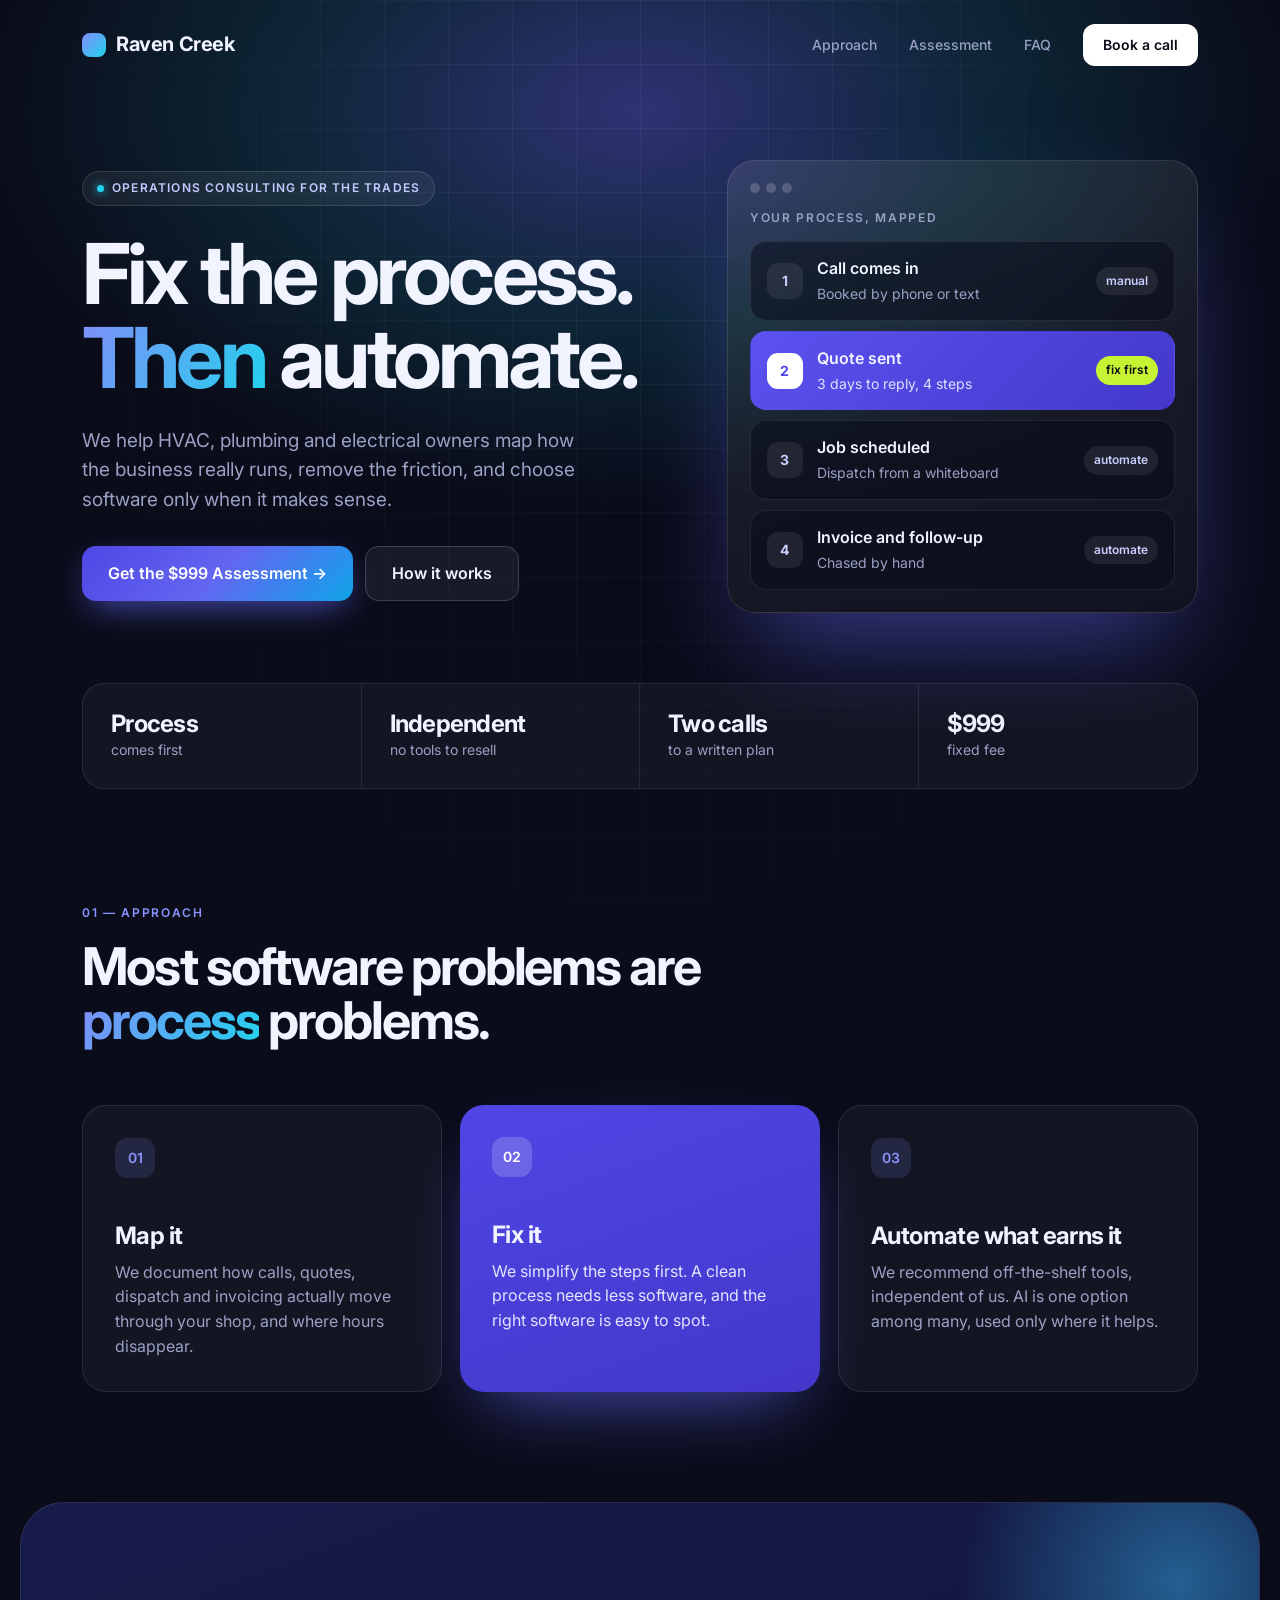
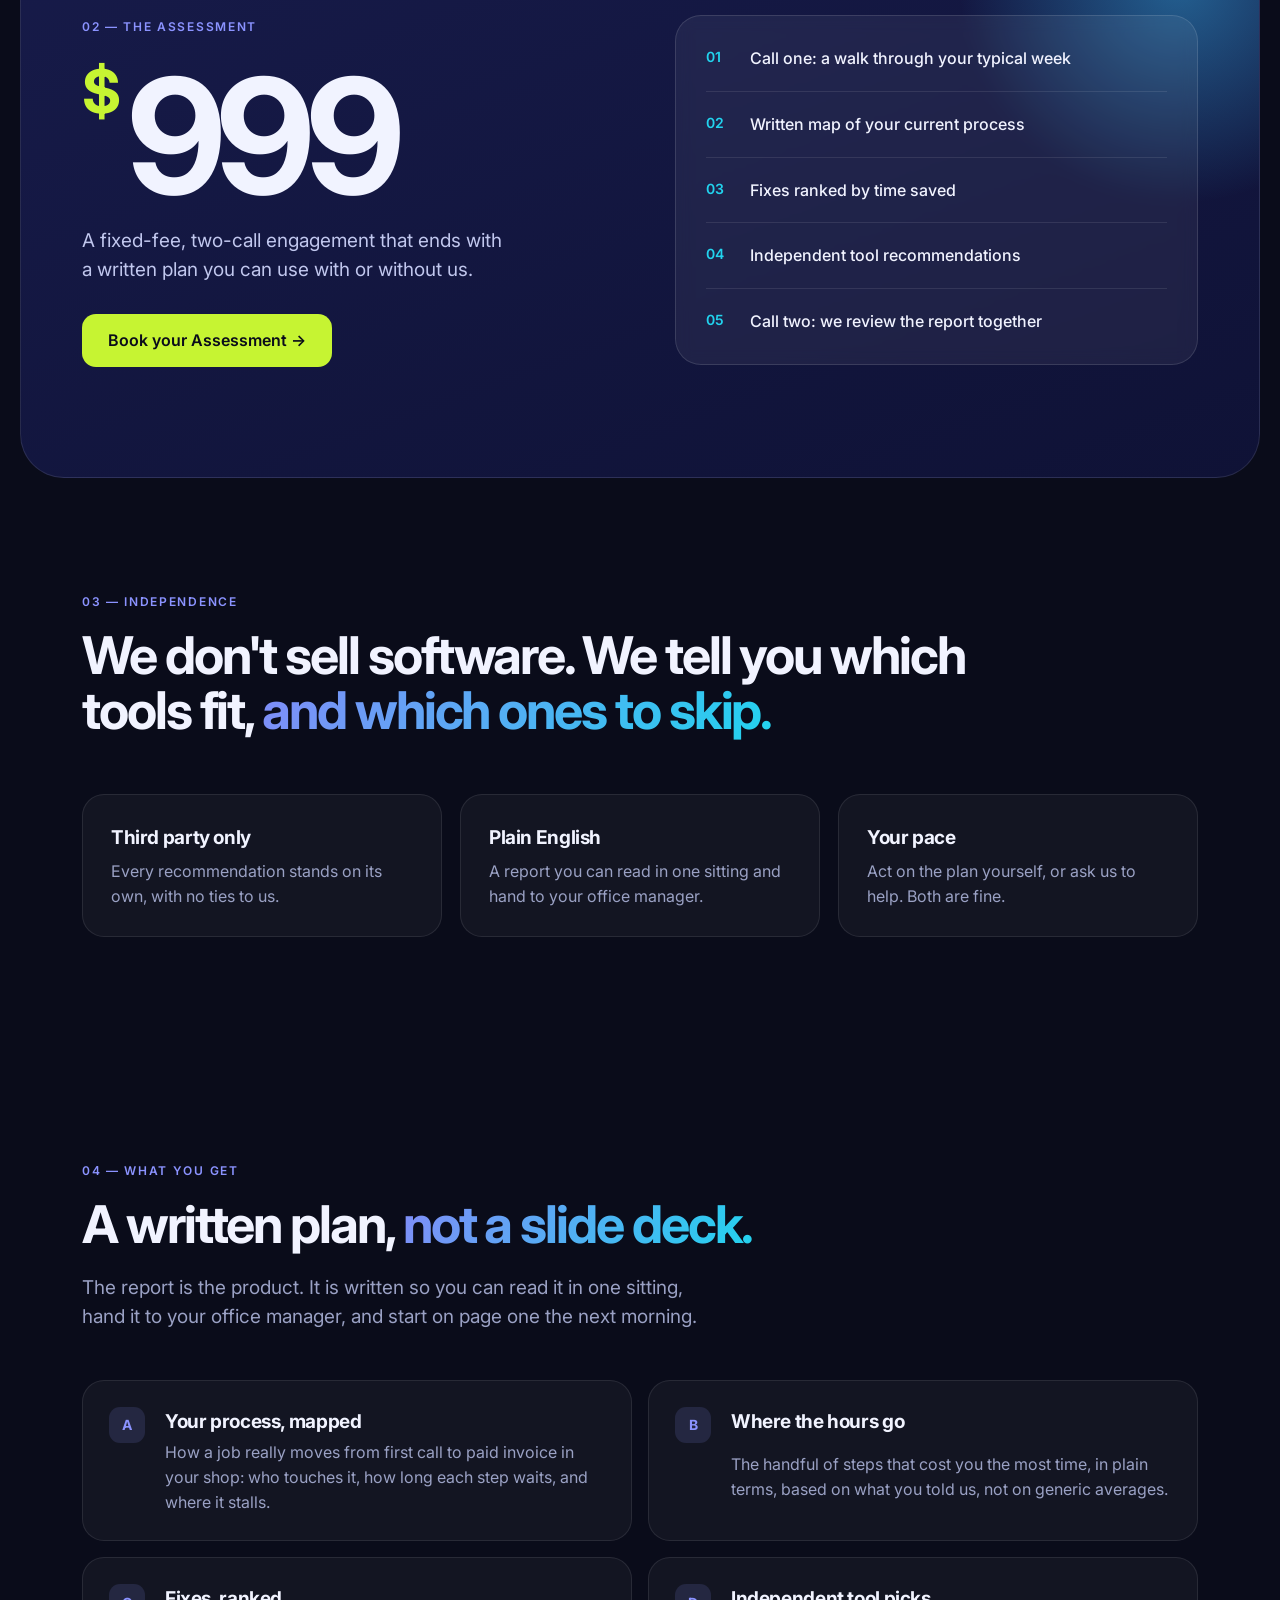
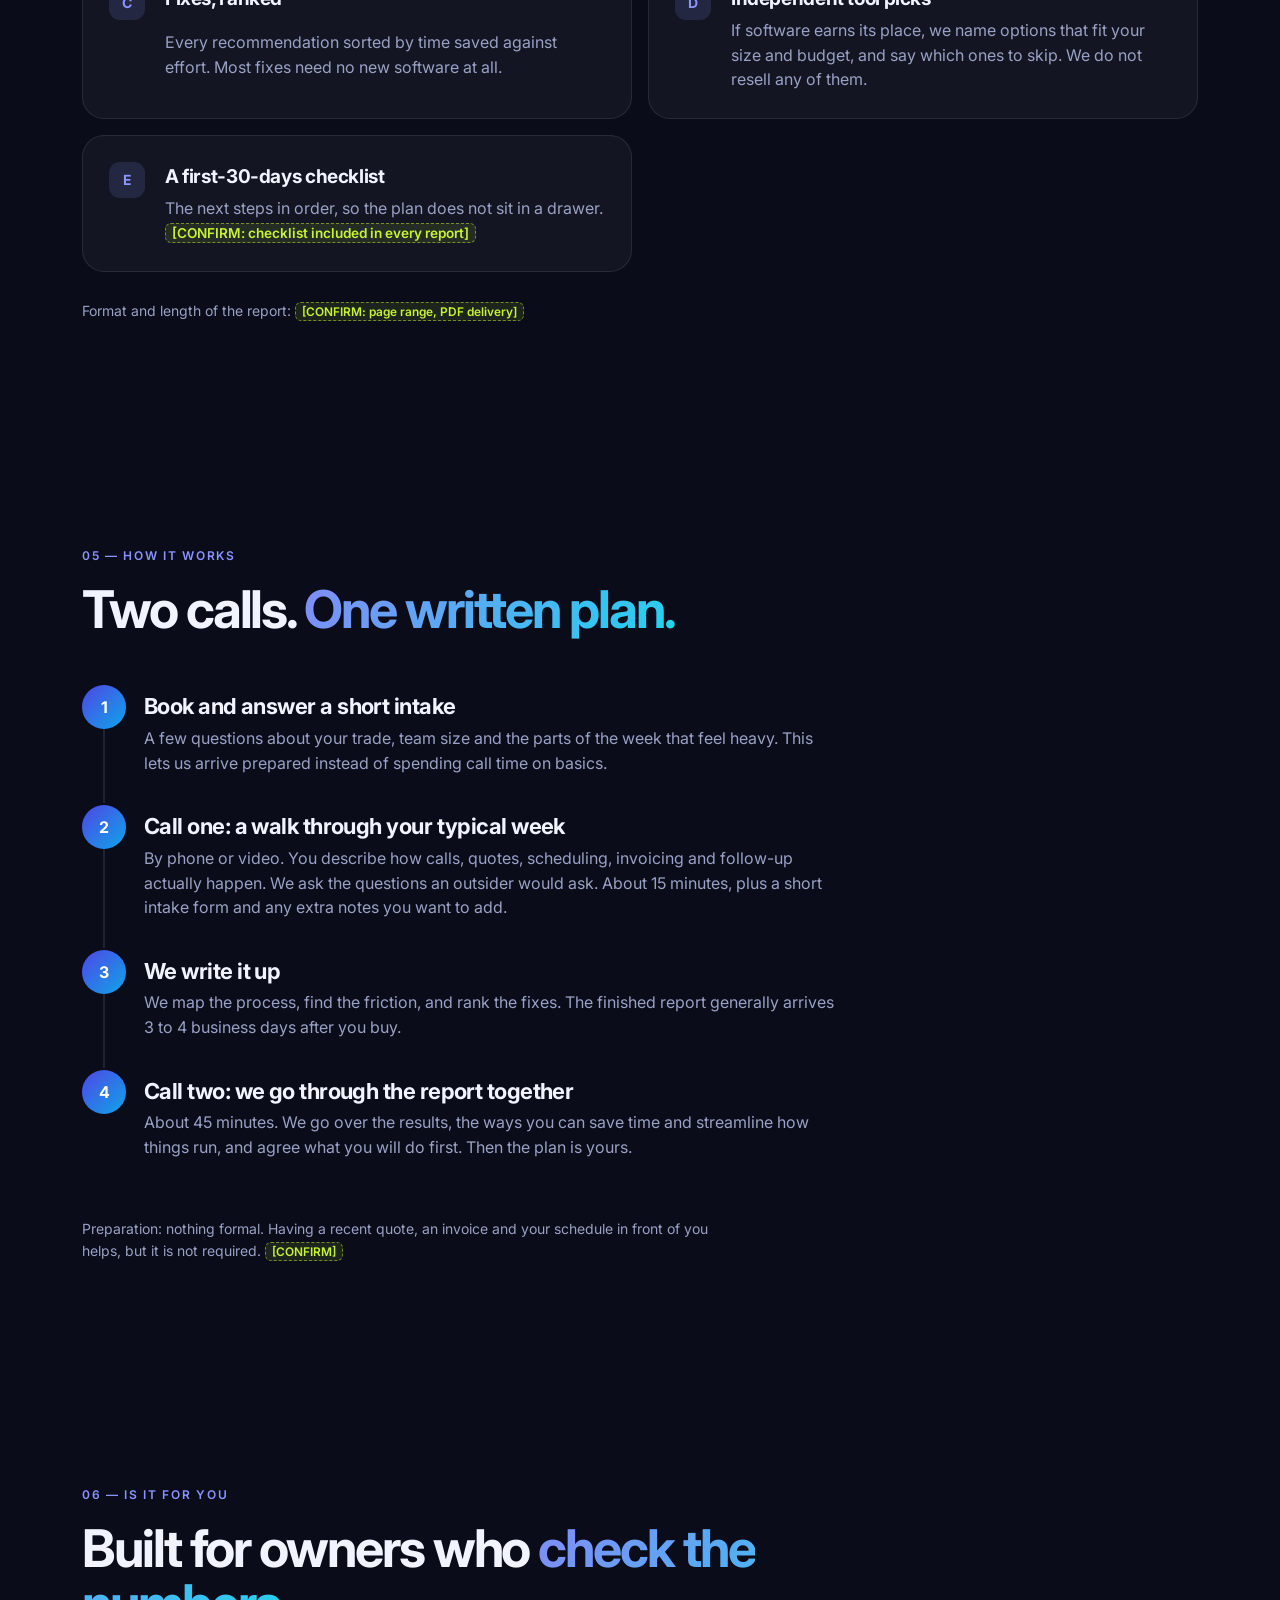
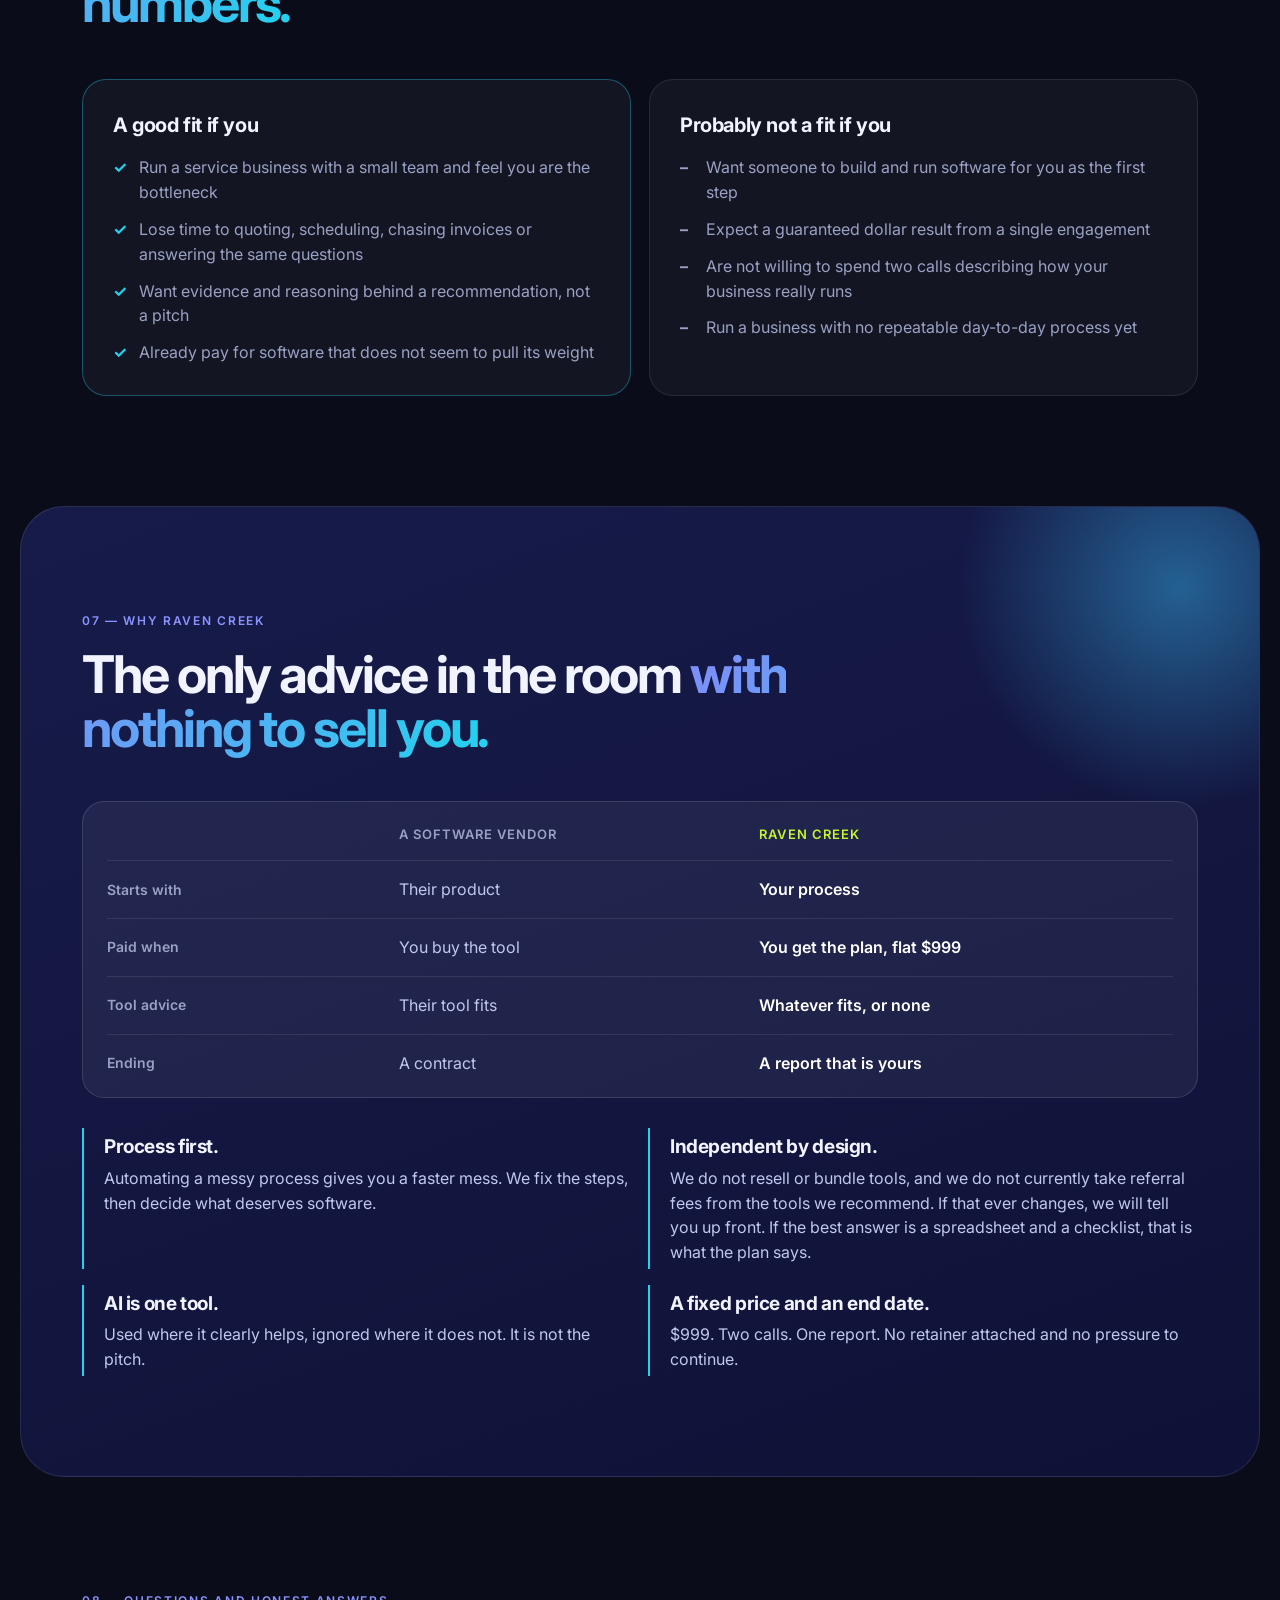
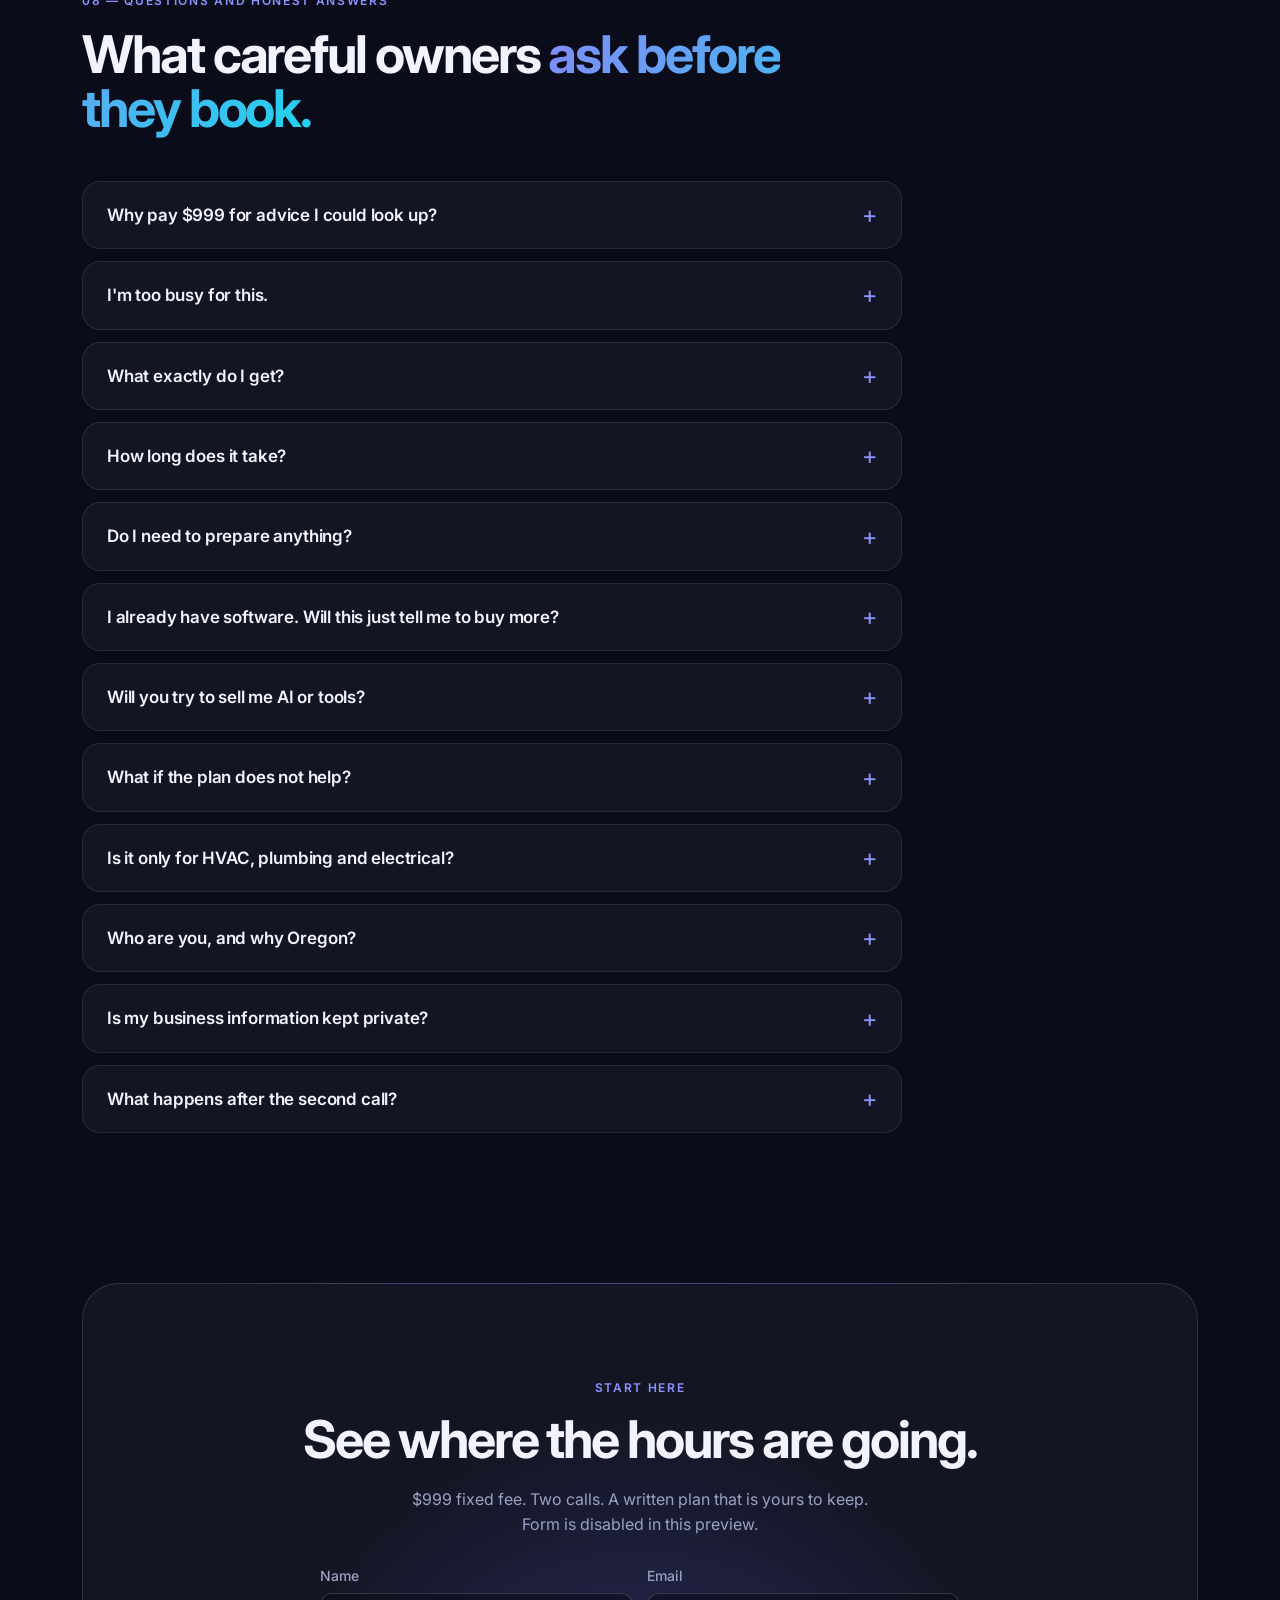
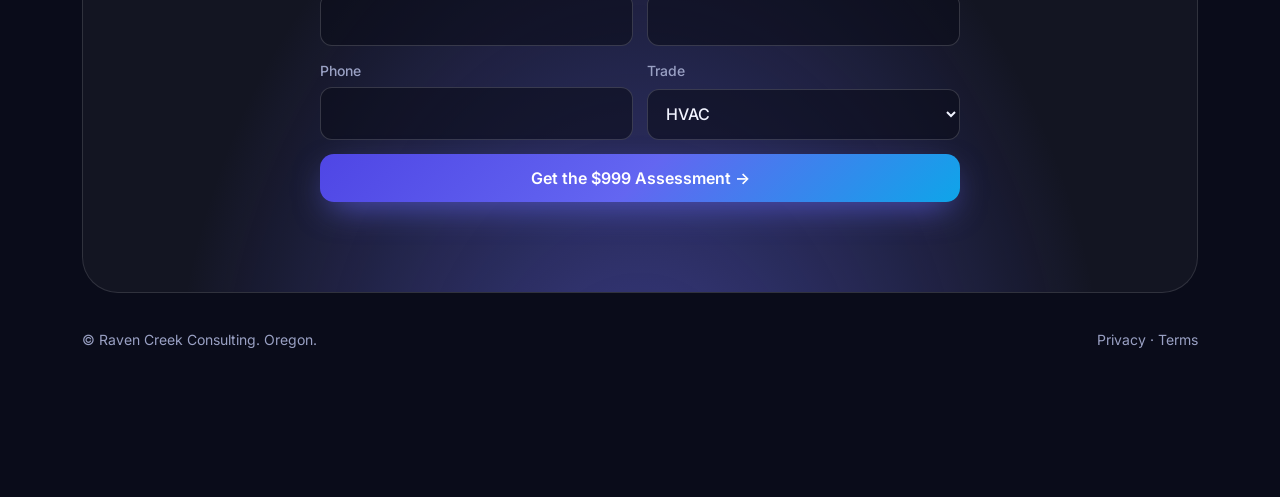
<file: index.html>
<!doctype html>
<html lang="en">
<head>
<meta charset="utf-8">
<meta name="viewport" content="width=device-width,initial-scale=1">
<title>Raven Creek Consulting | Fix the process. Then automate.</title>
<meta name="description" content="Operations consulting for HVAC, plumbing and electrical owners. A fixed-fee, two-call $999 Assessment that ends with a written plan you can use with or without us.">
<meta name="theme-color" content="#0a0c1a">
<!-- Remove the next line when the site is approved to go public -->
<meta name="robots" content="noindex, nofollow">
<meta property="og:title" content="Raven Creek Consulting">
<meta property="og:description" content="Fix the process. Then automate. The $999 Assessment.">
<meta property="og:type" content="website">
<meta name="googlebot" content="noindex, nofollow">
<link rel="icon" href="favicon.svg" type="image/svg+xml">
<link rel="preconnect" href="https://fonts.googleapis.com">
<link rel="preconnect" href="https://fonts.gstatic.com" crossorigin>
<link href="https://fonts.googleapis.com/css2?family=Inter:wght@400;500;600;700&display=swap" rel="stylesheet">
<link rel="stylesheet" href="styles.css">
</head>
<body id="top">
<div class=bg></div>
<div class=wrap>
<nav><a class=logo href="#top"><i></i>Raven Creek</a><div class=l><a href="#approach">Approach</a><a href="#assessment">Assessment</a><a href="#faq">FAQ</a><a class="btn s" href="#book">Book a call</a></div></nav>
<div class=hero><div><span class=chip><b></b>Operations consulting for the trades</span>
<h1>Fix the process. <em>Then</em> automate.</h1>
<p>We help HVAC, plumbing and electrical owners map how the business really runs, remove the friction, and choose software only when it makes sense.</p>
<div class=cta><a class="btn p" href="#book">Get the $999 Assessment &rarr;</a><a class="btn o" href="#approach">How it works</a></div></div>
<div class=panel><div class=bar><i></i><i></i><i></i></div><h4>Your process, mapped</h4>
<div class=row><div class=d>1</div><div><b>Call comes in</b><span>Booked by phone or text</span></div><em>manual</em></div>
<div class="row act"><div class=d>2</div><div><b>Quote sent</b><span>3 days to reply, 4 steps</span></div><em>fix first</em></div>
<div class=row><div class=d>3</div><div><b>Job scheduled</b><span>Dispatch from a whiteboard</span></div><em>automate</em></div>
<div class=row style="margin:0"><div class=d>4</div><div><b>Invoice and follow-up</b><span>Chased by hand</span></div><em>automate</em></div></div></div>
<div class=band><div><b>Process</b><span>comes first</span></div><div><b>Independent</b><span>no tools to resell</span></div><div><b>Two calls</b><span>to a written plan</span></div><div><b>$999</b><span>fixed fee</span></div></div>
</div>

<section id=approach><div class=wrap><span class=mono>01 &mdash; Approach</span>
<h2>Most software problems are <em>process</em> problems.</h2>
<div class=steps>
<div class=step><span class=no>01</span><h3>Map it</h3><p>We document how calls, quotes, dispatch and invoicing actually move through your shop, and where hours disappear.</p></div>
<div class="step hi"><span class=no>02</span><h3>Fix it</h3><p>We simplify the steps first. A clean process needs less software, and the right software is easy to spot.</p></div>
<div class=step><span class=no>03</span><h3>Automate what earns it</h3><p>We recommend off-the-shelf tools, independent of us. AI is one option among many, used only where it helps.</p></div>
</div></div></section>

<section class=dark id=assessment><div class="wrap ass"><div><span class=mono>02 &mdash; The Assessment</span><div class=big><sup>$</sup>999</div><p class=t>A fixed-fee, two-call engagement that ends with a written plan you can use with or without us.</p><a class="btn l" href="#book">Book your Assessment &rarr;</a></div>
<div class=list><div><span>01</span>Call one: a walk through your typical week</div><div><span>02</span>Written map of your current process</div><div><span>03</span>Fixes ranked by time saved</div><div><span>04</span>Independent tool recommendations</div><div><span>05</span>Call two: we review the report together</div></div></div></section>

<section id=independence><div class=wrap><span class=mono>03 &mdash; Independence</span>
<p class=quote>We don't sell software. We tell you which tools fit, <em>and which ones to skip.</em></p>
<div class=cols><div><b>Third party only</b><p>Every recommendation stands on its own, with no ties to us.</p></div><div><b>Plain English</b><p>A report you can read in one sitting and hand to your office manager.</p></div><div><b>Your pace</b><p>Act on the plan yourself, or ask us to help. Both are fine.</p></div></div>
</div></section>

<section id=report><div class=wrap><span class=mono>04 &mdash; What you get</span>
<h2>A written plan, <em>not a slide deck.</em></h2>
<p class=lead>The report is the product. It is written so you can read it in one sitting, hand it to your office manager, and start on page one the next morning.</p>
<div class=deliv>
<div><span>A</span><b>Your process, mapped</b><p>How a job really moves from first call to paid invoice in your shop: who touches it, how long each step waits, and where it stalls.</p></div>
<div><span>B</span><b>Where the hours go</b><p>The handful of steps that cost you the most time, in plain terms, based on what you told us, not on generic averages.</p></div>
<div><span>C</span><b>Fixes, ranked</b><p>Every recommendation sorted by time saved against effort. Most fixes need no new software at all.</p></div>
<div><span>D</span><b>Independent tool picks</b><p>If software earns its place, we name options that fit your size and budget, and say which ones to skip. We do not resell any of them.</p></div>
<div><span>E</span><b>A first-30-days checklist</b><p>The next steps in order, so the plan does not sit in a drawer. <i class=ph>[CONFIRM: checklist included in every report]</i></p></div>
</div>
<p class=note>Format and length of the report: <i class=ph>[CONFIRM: page range, PDF delivery]</i></p>
</div></section>

<section id=calls><div class=wrap><span class=mono>05 &mdash; How it works</span>
<h2>Two calls. <em>One written plan.</em></h2>
<div class=tl>
<div><span class=dot>1</span><div><h3>Book and answer a short intake</h3><p>A few questions about your trade, team size and the parts of the week that feel heavy. This lets us arrive prepared instead of spending call time on basics.</p></div></div>
<div><span class=dot>2</span><div><h3>Call one: a walk through your typical week</h3><p>By phone or video. You describe how calls, quotes, scheduling, invoicing and follow-up actually happen. We ask the questions an outsider would ask. About 15 minutes, plus a short intake form and any extra notes you want to add.</p></div></div>
<div><span class=dot>3</span><div><h3>We write it up</h3><p>We map the process, find the friction, and rank the fixes. The finished report generally arrives 3 to 4 business days after you buy.</p></div></div>
<div><span class=dot>4</span><div><h3>Call two: we go through the report together</h3><p>About 45 minutes. We go over the results, the ways you can save time and streamline how things run, and agree what you will do first. Then the plan is yours.</p></div></div>
</div>
<p class=note>Preparation: nothing formal. Having a recent quote, an invoice and your schedule in front of you helps, but it is not required. <i class=ph>[CONFIRM]</i></p>
</div></section>

<section id=fit><div class=wrap><span class=mono>06 &mdash; Is it for you</span>
<h2>Built for owners who <em>check the numbers.</em></h2>
<div class=fit>
<div class=yes><h3>A good fit if you</h3>
<ul><li>Run a service business with a small team and feel you are the bottleneck</li>
<li>Lose time to quoting, scheduling, chasing invoices or answering the same questions</li>
<li>Want evidence and reasoning behind a recommendation, not a pitch</li>
<li>Already pay for software that does not seem to pull its weight</li></ul></div>
<div class=no><h3>Probably not a fit if you</h3>
<ul><li>Want someone to build and run software for you as the first step</li>
<li>Expect a guaranteed dollar result from a single engagement</li>
<li>Are not willing to spend two calls describing how your business really runs</li>
<li>Run a business with no repeatable day-to-day process yet</li></ul></div>
</div></div></section>

<section class=dark id=why><div class="wrap"><span class=mono>07 &mdash; Why Raven Creek</span>
<h2>The only advice in the room <em>with nothing to sell you.</em></h2>
<div class=cmp>
<div class=cmprow><b></b><b>A software vendor</b><b class=us>Raven Creek</b></div>
<div class=cmprow><b>Starts with</b><span>Their product</span><span class=us>Your process</span></div>
<div class=cmprow><b>Paid when</b><span>You buy the tool</span><span class=us>You get the plan, flat $999</span></div>
<div class=cmprow><b>Tool advice</b><span>Their tool fits</span><span class=us>Whatever fits, or none</span></div>
<div class=cmprow><b>Ending</b><span>A contract</span><span class=us>A report that is yours</span></div>
</div>
<div class=reasons>
<div><b>Process first.</b><p>Automating a messy process gives you a faster mess. We fix the steps, then decide what deserves software.</p></div>
<div><b>Independent by design.</b><p>We do not resell or bundle tools, and we do not currently take referral fees from the tools we recommend. If that ever changes, we will tell you up front. If the best answer is a spreadsheet and a checklist, that is what the plan says.</p></div>
<div><b>AI is one tool.</b><p>Used where it clearly helps, ignored where it does not. It is not the pitch.</p></div>
<div><b>A fixed price and an end date.</b><p>$999. Two calls. One report. No retainer attached and no pressure to continue.</p></div>
</div>

</div></section>

<section id=faq><div class=wrap><span class=mono>08 &mdash; Questions and honest answers</span>
<h2>What careful owners <em>ask before they book.</em></h2>
<div class=faq>
<details><summary>Why pay $999 for advice I could look up?</summary><p>You can find general advice anywhere. What you cannot look up is which three things are costing your shop the most, in your order of operations, with your team and your customers. The report is specific to you and ranked, so you work on what pays first. Do a quick check on your own numbers: write down the hours a week you or your office spend on quoting, scheduling and chasing payment, and what an hour of that time is worth to you. If the plan recovers even a modest share of those hours, the fee is a small number against a recurring cost.</p></details>
<details><summary>I'm too busy for this.</summary><p>That is usually the reason it is worth doing. The Assessment is a short intake, a call of about 15 minutes, and a review call of about 45 minutes. We do the writing and analysis. You are not asked to run a project or learn a tool.</p></details>
<details><summary>What exactly do I get?</summary><p>A written process map, the biggest time drains identified, fixes ranked by time saved, independent tool recommendations if any are warranted, and a first-steps checklist. Then a second call to go through it together. See the section above for detail.</p></details>
<details><summary>How long does it take?</summary><p>Two calls with a written report between them. The finished report generally arrives 3 to 4 business days after you buy. Call one runs about 15 minutes and call two about 45.</p></details>
<details><summary>Do I need to prepare anything?</summary><p>No formal prep. Answer the short intake. If you have a recent quote, an invoice and a view of your weekly schedule, keep them nearby for call one. <i class=ph>[CONFIRM]</i></p></details>
<details><summary>I already have software. Will this just tell me to buy more?</summary><p>Often the opposite. We start by looking at what you already pay for and whether it is being used for what it can do. Many problems are a setup or process issue, not a missing tool. If something should be dropped or replaced, the report says so plainly.</p></details>
<details><summary>Will you try to sell me AI or tools?</summary><p>No. We do not resell software and the plan does not depend on us. AI is one option among many, recommended only when it solves a real problem in your process. If you later want help acting on the plan, you can ask. That is a separate decision, with no obligation. <i class=ph>[CONFIRM: wording of follow-on help]</i></p></details>
<details><summary>What if the plan does not help?</summary><p>We cannot promise a particular result, and we will not pretend to. What we can promise is a specific, reasoned plan based on what you told us, and a second call to make sure it makes sense for your shop.</p></details>
<details><summary>Is it only for HVAC, plumbing and electrical?</summary><p>Those are the trades we know best, so the examples lean that way. The process problems are common across service businesses: roofing, landscaping, cleaning, paving and similar. If you are unsure, say what you do in the intake and we will tell you honestly whether we are a fit. <i class=ph>[CONFIRM: which trades to name]</i></p></details>
<details><summary>Who are you, and why Oregon?</summary><p>Raven Creek Consulting is a small, independent consultancy based in Oregon. We work remotely by phone and video, so location does not matter to you. Contact details coming soon.</p></details>
<details><summary>Is my business information kept private?</summary><p>What you share is used only to prepare your report. We do not sell or share it. <i class=ph>[CONFIRM: confidentiality wording, and add Privacy and Terms before launch]</i></p></details>
<details><summary>What happens after the second call?</summary><p>You have the plan. Do it yourself, hand it to someone on your team, or ask us for help. All three are fine.</p></details>
</div></div></section>

<section id=start><div class=wrap><div class=final id=book ><span class=mono>Start here</span><h2>See where the hours are going.</h2><p class=sub>$999 fixed fee. Two calls. A written plan that is yours to keep. Form is disabled in this preview.</p><form name=assessment onsubmit="return false" data-preview=1 class=form><p class=hp><label>Leave this empty <input name=bot-field></label></p><input type=hidden name=form-name value=assessment><label>Name<input name=name required autocomplete=name></label><label>Email<input name=email type=email required autocomplete=email></label><label>Phone<input name=phone type=tel autocomplete=tel></label><label>Trade<select name=trade><option>HVAC</option><option>Plumbing</option><option>Electrical</option><option>Other</option></select></label><button class="btn p" type=submit>Get the $999 Assessment &rarr;</button></form></div>
<footer><span>&copy; Raven Creek Consulting. Oregon.</span><span>Privacy &middot; Terms</span></footer></div></section>
</body>
</html>
</file>
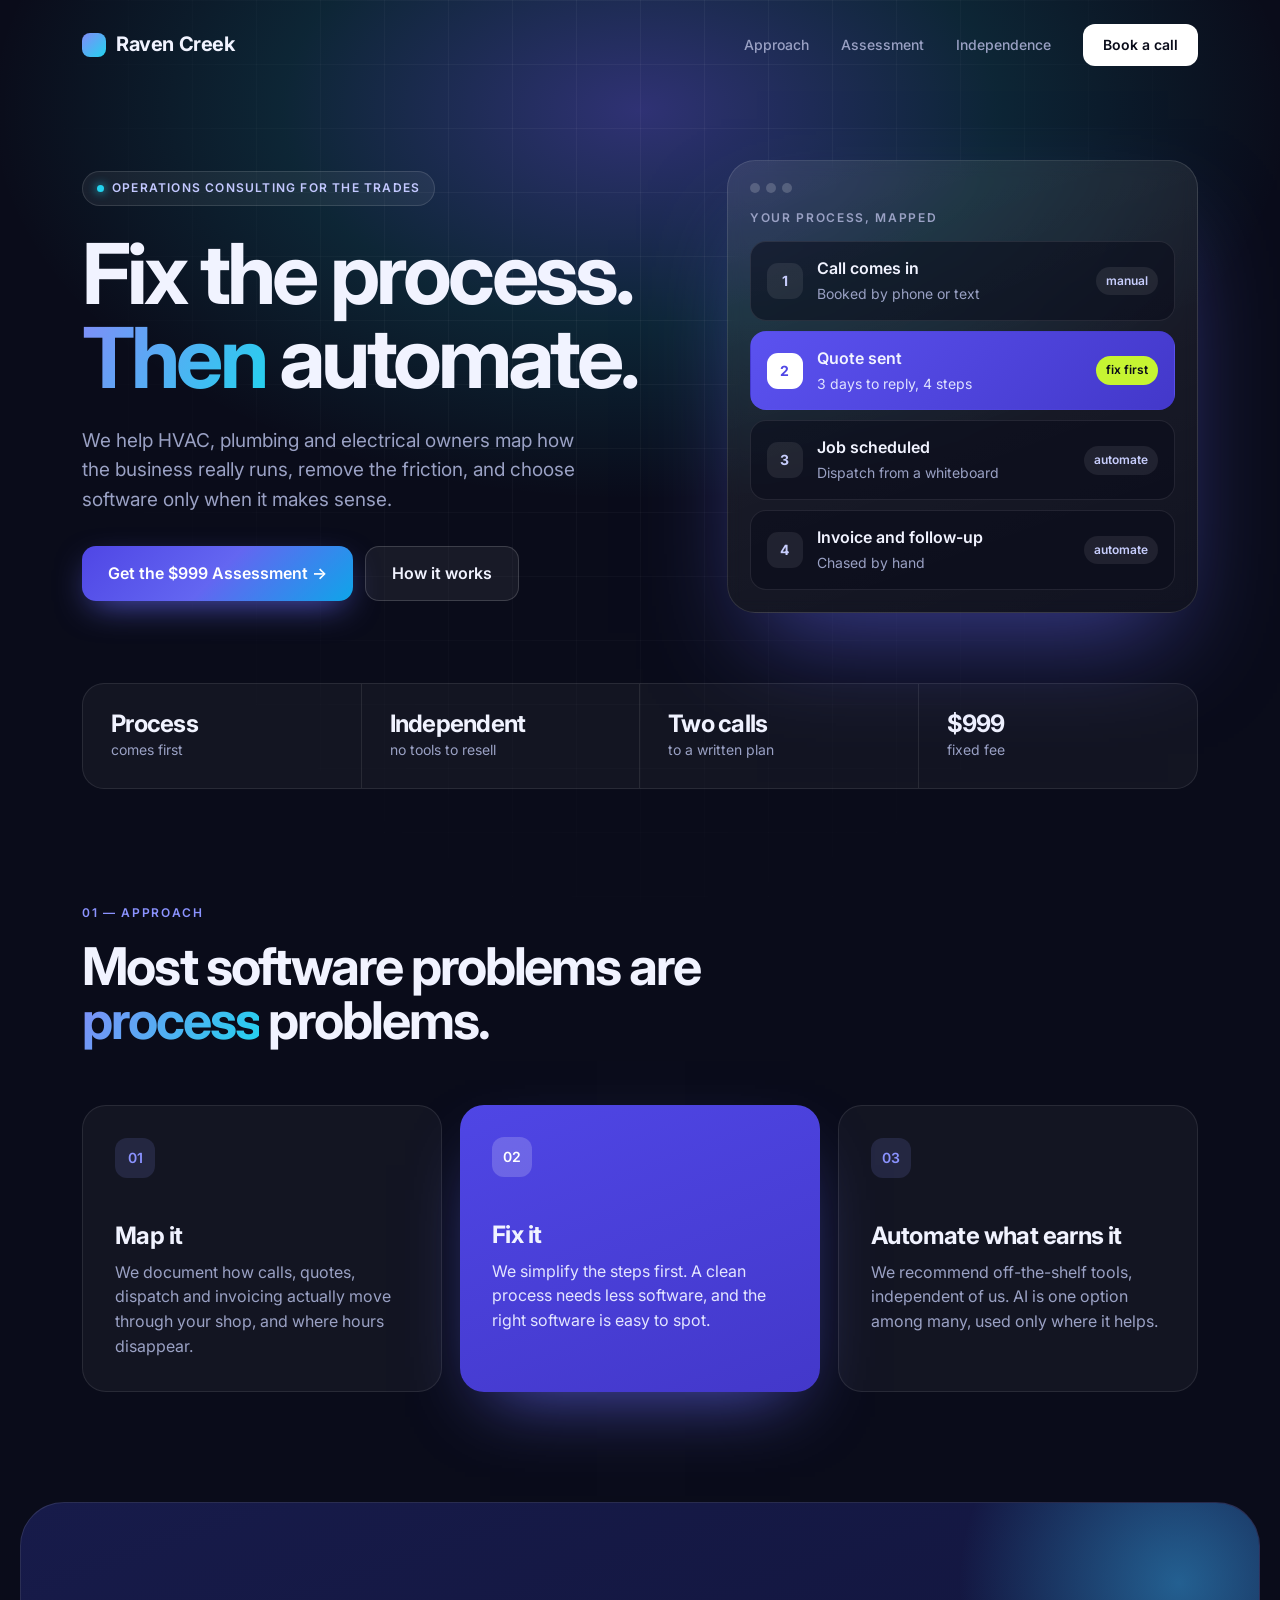
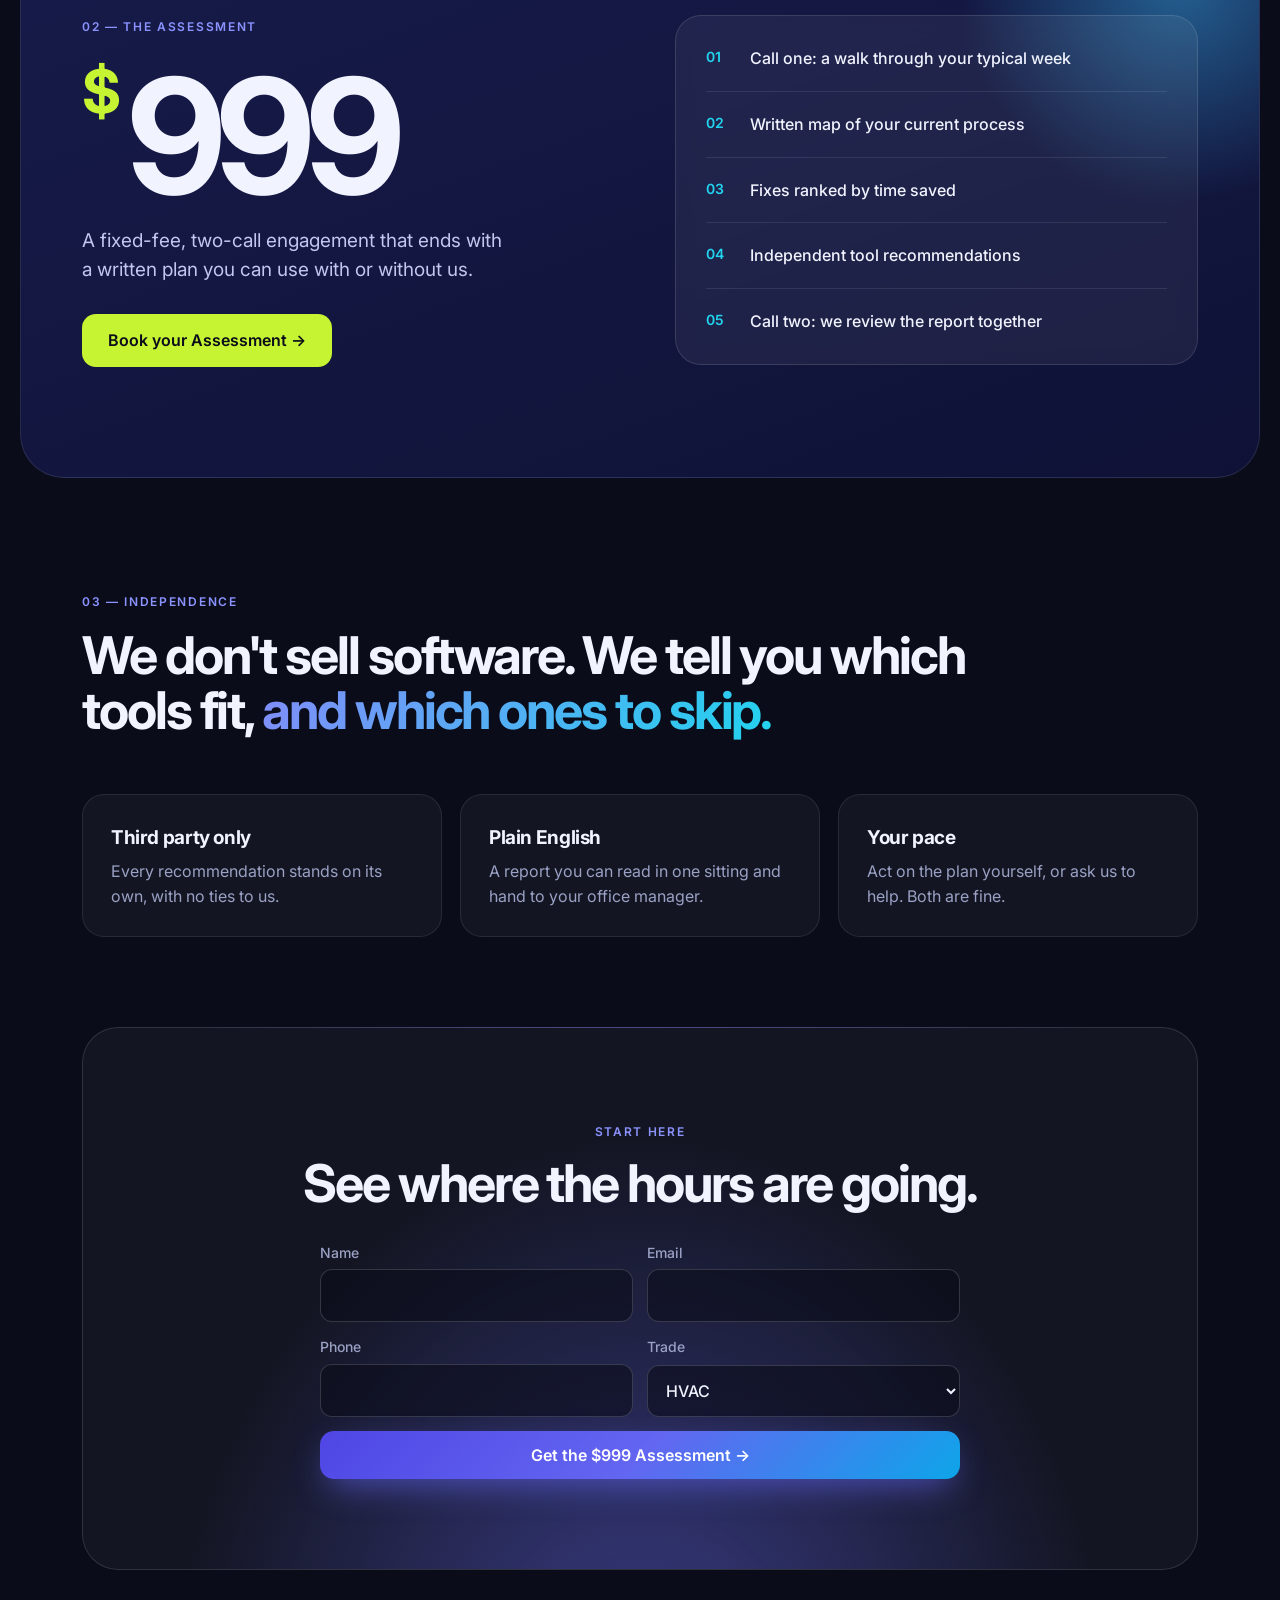
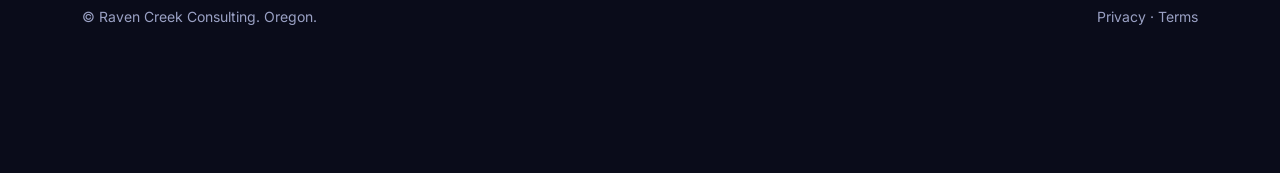
<file: 1-index.html>
<!doctype html>
<html lang="en">
<head>
<meta charset="utf-8">
<meta name="viewport" content="width=device-width,initial-scale=1">
<title>Raven Creek Consulting | Fix the process. Then automate.</title>
<meta name="description" content="Operations consulting for HVAC, plumbing and electrical owners. A fixed-fee, two-call $999 Assessment that ends with a written plan you can use with or without us.">
<meta name="theme-color" content="#0a0c1a">
<!-- Remove the next line when the site is approved to go public -->
<meta name="robots" content="noindex, nofollow">
<meta property="og:title" content="Raven Creek Consulting">
<meta property="og:description" content="Fix the process. Then automate. The $999 Assessment.">
<meta property="og:type" content="website">
<meta name="googlebot" content="noindex, nofollow">
<link rel="icon" href="favicon.svg" type="image/svg+xml">
<link rel="preconnect" href="https://fonts.googleapis.com">
<link rel="preconnect" href="https://fonts.gstatic.com" crossorigin>
<link href="https://fonts.googleapis.com/css2?family=Inter:wght@400;500;600;700&display=swap" rel="stylesheet">
<link rel="stylesheet" href="styles.css">
</head>
<body id="top">
<div class=bg></div>
<div class=wrap>
<nav><a class=logo href="#top"><i></i>Raven Creek</a><div class=l><a href="#approach">Approach</a><a href="#assessment">Assessment</a><a href="#independence">Independence</a><a class="btn s" href="#book">Book a call</a></div></nav>
<div class=hero><div><span class=chip><b></b>Operations consulting for the trades</span>
<h1>Fix the process. <em>Then</em> automate.</h1>
<p>We help HVAC, plumbing and electrical owners map how the business really runs, remove the friction, and choose software only when it makes sense.</p>
<div class=cta><a class="btn p" href="#book">Get the $999 Assessment &rarr;</a><a class="btn o" href="#approach">How it works</a></div></div>
<div class=panel><div class=bar><i></i><i></i><i></i></div><h4>Your process, mapped</h4>
<div class=row><div class=d>1</div><div><b>Call comes in</b><span>Booked by phone or text</span></div><em>manual</em></div>
<div class="row act"><div class=d>2</div><div><b>Quote sent</b><span>3 days to reply, 4 steps</span></div><em>fix first</em></div>
<div class=row><div class=d>3</div><div><b>Job scheduled</b><span>Dispatch from a whiteboard</span></div><em>automate</em></div>
<div class=row style="margin:0"><div class=d>4</div><div><b>Invoice and follow-up</b><span>Chased by hand</span></div><em>automate</em></div></div></div>
<div class=band><div><b>Process</b><span>comes first</span></div><div><b>Independent</b><span>no tools to resell</span></div><div><b>Two calls</b><span>to a written plan</span></div><div><b>$999</b><span>fixed fee</span></div></div>
</div>

<section id=approach><div class=wrap><span class=mono>01 &mdash; Approach</span>
<h2>Most software problems are <em>process</em> problems.</h2>
<div class=steps>
<div class=step><span class=no>01</span><h3>Map it</h3><p>We document how calls, quotes, dispatch and invoicing actually move through your shop, and where hours disappear.</p></div>
<div class="step hi"><span class=no>02</span><h3>Fix it</h3><p>We simplify the steps first. A clean process needs less software, and the right software is easy to spot.</p></div>
<div class=step><span class=no>03</span><h3>Automate what earns it</h3><p>We recommend off-the-shelf tools, independent of us. AI is one option among many, used only where it helps.</p></div>
</div></div></section>

<section class=dark id=assessment><div class="wrap ass"><div><span class=mono>02 &mdash; The Assessment</span><div class=big><sup>$</sup>999</div><p class=t>A fixed-fee, two-call engagement that ends with a written plan you can use with or without us.</p><a class="btn l" href="#book">Book your Assessment &rarr;</a></div>
<div class=list><div><span>01</span>Call one: a walk through your typical week</div><div><span>02</span>Written map of your current process</div><div><span>03</span>Fixes ranked by time saved</div><div><span>04</span>Independent tool recommendations</div><div><span>05</span>Call two: we review the report together</div></div></div></section>

<section id=independence><div class=wrap><span class=mono>03 &mdash; Independence</span>
<p class=quote>We don't sell software. We tell you which tools fit, <em>and which ones to skip.</em></p>
<div class=cols><div><b>Third party only</b><p>Every recommendation stands on its own, with no ties to us.</p></div><div><b>Plain English</b><p>A report you can read in one sitting and hand to your office manager.</p></div><div><b>Your pace</b><p>Act on the plan yourself, or ask us to help. Both are fine.</p></div></div>
<div class=final id=book style="margin-top:90px"><span class=mono>Start here</span><h2>See where the hours are going.</h2><form name=assessment onsubmit="return false" data-preview=1 class=form><p class=hp><label>Leave this empty <input name=bot-field></label></p><input type=hidden name=form-name value=assessment><label>Name<input name=name required autocomplete=name></label><label>Email<input name=email type=email required autocomplete=email></label><label>Phone<input name=phone type=tel autocomplete=tel></label><label>Trade<select name=trade><option>HVAC</option><option>Plumbing</option><option>Electrical</option><option>Other</option></select></label><button class="btn p" type=submit>Get the $999 Assessment &rarr;</button></form></div>
<footer><span>&copy; Raven Creek Consulting. Oregon.</span><span>Privacy &middot; Terms</span></footer></div></section>
</body>
</html>
</file>
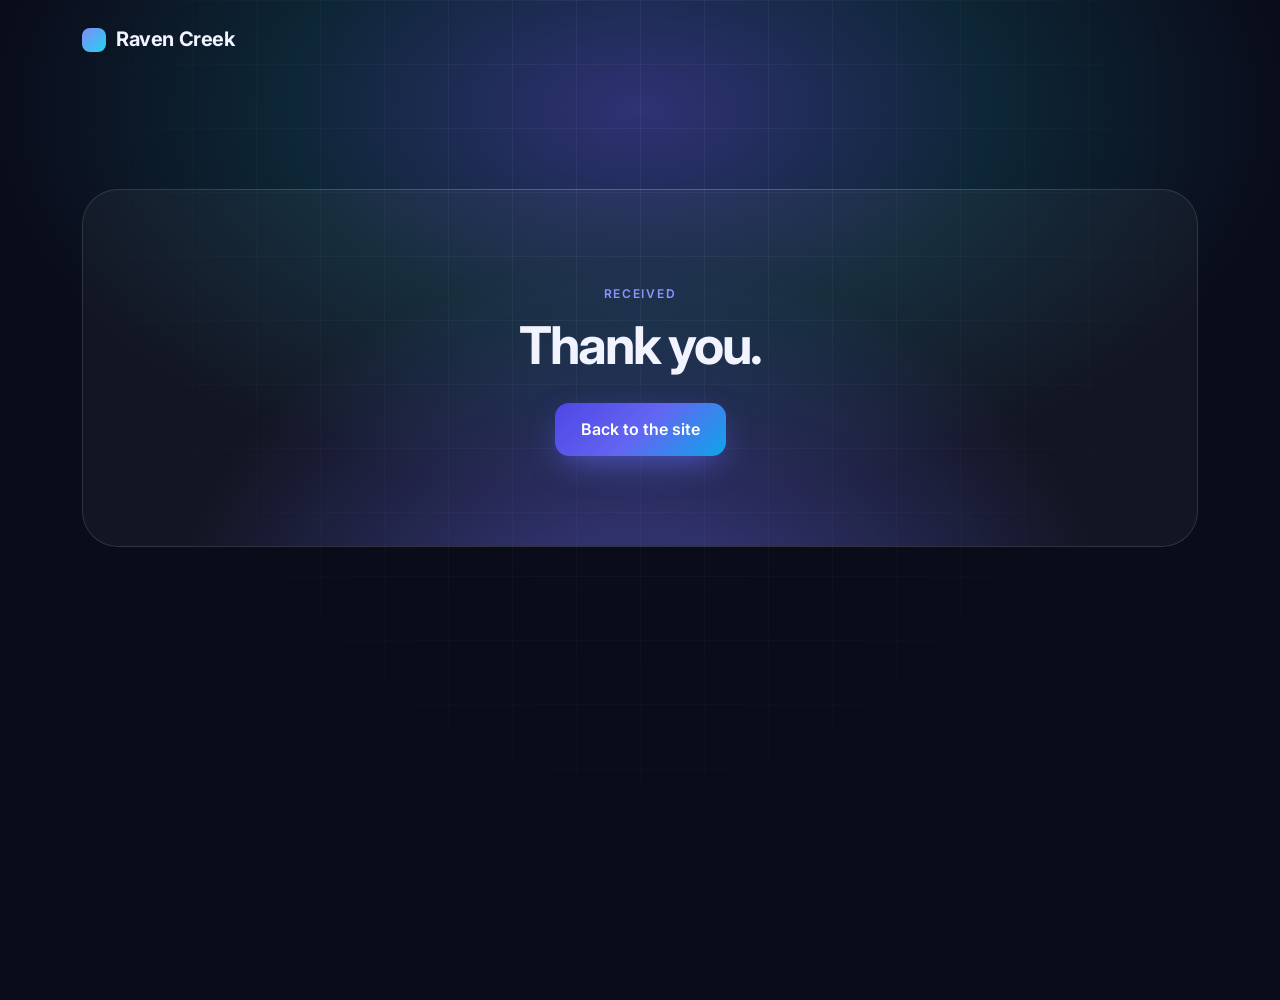
<file: 5-thanks.html>
<!doctype html>
<html lang="en">
<head>
<meta charset="utf-8">
<meta name="viewport" content="width=device-width,initial-scale=1">
<title>Thank you | Raven Creek Consulting</title>
<meta name="description" content="Operations consulting for HVAC, plumbing and electrical owners. A fixed-fee, two-call $999 Assessment that ends with a written plan you can use with or without us.">
<meta name="theme-color" content="#0a0c1a">
<!-- Remove the next line when the site is approved to go public -->
<meta name="robots" content="noindex, nofollow">
<meta property="og:title" content="Raven Creek Consulting">
<meta property="og:description" content="Fix the process. Then automate. The $999 Assessment.">
<meta property="og:type" content="website">
<link rel="icon" href="favicon.svg" type="image/svg+xml">
<link rel="preconnect" href="https://fonts.googleapis.com">
<link rel="preconnect" href="https://fonts.gstatic.com" crossorigin>
<link href="https://fonts.googleapis.com/css2?family=Inter:wght@400;500;600;700&display=swap" rel="stylesheet">
<link rel="stylesheet" href="styles.css">
</head>
<body id="top">
<div class=bg></div><div class=wrap><nav><a class=logo href="/"><i></i>Raven Creek</a></nav>
<section><div class=final><span class=mono>Received</span><h2>Thank you.</h2><a class="btn p" href="/">Back to the site</a></div></section></div>
</body></html>
</file>
<file: styles.css>
*{box-sizing:border-box;margin:0}
:root{--bg:#0a0c1a;--ink:#f1f3ff;--mut:#9aa1c4;--ind:#8b93ff;--cy:#22d3ee;--lime:#c6f432;--line:rgba(255,255,255,.09);--card:rgba(255,255,255,.04)}
body{background:var(--bg);color:var(--ink);font-family:Inter,sans-serif;line-height:1.55;-webkit-font-smoothing:antialiased;overflow-x:hidden;font-size:16px}
.bg{position:absolute;inset:0 0 auto 0;height:1000px;overflow:hidden;pointer-events:none}
.bg::before{content:"";position:absolute;top:-280px;left:50%;transform:translateX(-50%);width:1300px;height:780px;background:radial-gradient(closest-side,rgba(99,102,241,.42),rgba(34,211,238,.13) 55%,transparent)}
.bg::after{content:"";position:absolute;inset:0;background-image:linear-gradient(rgba(255,255,255,.045) 1px,transparent 1px),linear-gradient(90deg,rgba(255,255,255,.045) 1px,transparent 1px);background-size:64px 64px;-webkit-mask-image:radial-gradient(ellipse at 50% 15%,#000 15%,transparent 70%);mask-image:radial-gradient(ellipse at 50% 15%,#000 15%,transparent 70%)}
.wrap{max-width:1180px;margin:0 auto;padding:0 32px;position:relative}
nav{display:flex;justify-content:space-between;align-items:center;padding:24px 0}
.logo{font-weight:700;letter-spacing:-.02em;font-size:20px;display:flex;gap:10px;align-items:center}
.logo i{width:24px;height:24px;border-radius:8px;background:linear-gradient(135deg,#818cf8,#22d3ee)}
nav .l{display:flex;gap:32px;font-size:14px;color:var(--mut);align-items:center;font-weight:500}
.btn{display:inline-flex;gap:8px;align-items:center;padding:14px 26px;border-radius:14px;font-weight:600;font-size:16px;text-decoration:none;color:#0a0c1a;background:#fff}
.btn.p{color:#fff;background:linear-gradient(135deg,#4f46e5,#6366f1 50%,#0ea5e9);box-shadow:0 12px 34px -10px rgba(99,102,241,.8)}
.btn.o{background:rgba(255,255,255,.06);color:var(--ink);border:1px solid rgba(255,255,255,.16)}
.btn.s{padding:10px 20px;font-size:14px;border-radius:12px}
.mono{font-size:12px;font-weight:600;letter-spacing:.14em;text-transform:uppercase;color:var(--ind)}
.hero{display:grid;grid-template-columns:1.25fr 1fr;gap:56px;padding:70px 0 70px;align-items:center}
.chip{display:inline-flex;gap:8px;align-items:center;background:rgba(255,255,255,.06);border:1px solid rgba(255,255,255,.12);border-radius:99px;padding:7px 14px;font-size:12px;font-weight:600;color:#c3c8ff;letter-spacing:.1em;text-transform:uppercase}
.chip b{width:7px;height:7px;border-radius:50%;background:var(--cy);box-shadow:0 0 10px var(--cy)}
h1{font-size:84px;line-height:1;letter-spacing:-.045em;font-weight:700;margin:26px 0 26px}
h1 em,h2 em,.quote em{font-style:normal;background:linear-gradient(120deg,#818cf8,#22d3ee);-webkit-background-clip:text;color:transparent}
.hero p{font-size:19px;color:var(--mut);max-width:500px;margin-bottom:32px}
.cta{display:flex;gap:12px;flex-wrap:wrap}
.panel{background:linear-gradient(160deg,rgba(255,255,255,.09),rgba(255,255,255,.03));border:1px solid rgba(255,255,255,.12);border-radius:28px;padding:22px;box-shadow:0 50px 100px -30px rgba(99,102,241,.55);position:relative;backdrop-filter:blur(8px)}
.panel .bar{display:flex;gap:6px;margin-bottom:16px}.panel .bar i{width:10px;height:10px;border-radius:50%;background:rgba(255,255,255,.18)}
.panel h4{font-size:12px;font-weight:600;letter-spacing:.14em;color:var(--mut);text-transform:uppercase;margin-bottom:14px}
.row{display:flex;align-items:center;gap:14px;background:rgba(10,12,26,.55);border:1px solid var(--line);border-radius:16px;padding:14px 16px;margin-bottom:10px}
.row .d{width:36px;height:36px;border-radius:11px;display:grid;place-items:center;font-weight:700;font-size:14px;background:rgba(255,255,255,.08);color:#c7cdfc;flex:none}
.row b{display:block;font-size:16px;font-weight:600}.row span{font-size:14px;color:var(--mut)}
.row em{margin-left:auto;font-weight:600;font-size:12px;font-style:normal;padding:5px 10px;border-radius:99px;background:rgba(255,255,255,.08);color:#c7cdfc;white-space:nowrap}
.row.act{background:linear-gradient(135deg,#5b52f0,#4338ca);border-color:transparent}.row.act .d{background:#fff;color:#4f46e5}.row.act span{color:#dfe2ff}.row.act em{background:var(--lime);color:#0a0c1a}
.band{display:grid;grid-template-columns:repeat(4,1fr);background:var(--card);border:1px solid var(--line);border-radius:22px}
.band div{padding:26px 28px;border-right:1px solid var(--line)}.band div:last-child{border:0}
.band b{font-size:24px;letter-spacing:-.03em;display:block;line-height:1.15}.band span{font-size:14px;color:var(--mut)}
section{padding:110px 0;position:relative}
h2{font-size:52px;line-height:1.05;letter-spacing:-.04em;font-weight:700;margin-top:16px;max-width:780px}
.steps{margin-top:56px;display:grid;grid-template-columns:repeat(3,1fr);gap:18px}
.step{background:var(--card);border:1px solid var(--line);border-radius:24px;padding:32px}
.step .no{width:40px;height:40px;border-radius:12px;display:grid;place-items:center;font-weight:600;font-size:14px;color:var(--ind);background:rgba(139,147,255,.14)}
.step.hi{background:linear-gradient(160deg,#4f46e5,#4338ca);border:0;box-shadow:0 30px 70px -30px rgba(99,102,241,.8)}.step.hi .no{background:rgba(255,255,255,.18);color:#fff}.step.hi p{color:#e3e5ff}
.step h3{font-size:24px;letter-spacing:-.025em;margin:44px 0 10px;line-height:1.15}
.step p{color:var(--mut);font-size:16px}
.dark{background:linear-gradient(160deg,#171b4a,#0f1236);border:1px solid rgba(255,255,255,.1);border-radius:44px;margin:0 20px;overflow:hidden}
.dark::before{content:"";position:absolute;right:-140px;top:-140px;width:440px;height:440px;border-radius:50%;background:radial-gradient(closest-side,rgba(56,189,248,.55),rgba(99,102,241,0));opacity:.8}
.ass{display:grid;grid-template-columns:1fr 1fr;gap:70px;align-items:center;position:relative}
.big{font-size:160px;font-weight:700;letter-spacing:-.06em;line-height:.9;margin:26px 0 18px}
.big sup{font-size:60px;vertical-align:top;margin-right:6px;color:var(--lime);letter-spacing:0}
.dark p.t{color:#c1c7ee;font-size:19px;max-width:430px}
.btn.l{background:var(--lime);color:#0a0c1a;margin-top:30px}
.list{background:rgba(255,255,255,.06);border:1px solid rgba(255,255,255,.12);border-radius:26px;padding:10px 30px;backdrop-filter:blur(8px)}
.list div{display:grid;grid-template-columns:44px 1fr;padding:20px 0;border-bottom:1px solid var(--line);font-weight:500;font-size:16px}
.list div:last-child{border:0}.list span{font-size:14px;font-weight:600;color:var(--cy)}
.quote{font-size:52px;line-height:1.05;letter-spacing:-.04em;font-weight:700;max-width:900px;margin-top:16px}
.cols{display:grid;grid-template-columns:repeat(3,1fr);gap:18px;margin-top:56px}
.cols div{background:var(--card);border:1px solid var(--line);border-radius:22px;padding:28px}
.cols b{font-size:19px;letter-spacing:-.02em;display:block;margin-bottom:6px}.cols p{color:var(--mut);font-size:16px}
.final{text-align:center;border:1px solid rgba(255,255,255,.12);border-radius:36px;padding:90px 24px;background:radial-gradient(ellipse at 50% 130%,rgba(99,102,241,.5),transparent 60%),var(--card)}
.final h2{margin:14px auto 30px;text-align:center}
footer{display:flex;justify-content:space-between;padding:36px 0;font-size:14px;color:var(--mut)}
@media(max-width:820px){
.wrap{padding:0 20px}nav .l a:not(.btn){display:none}nav{padding:18px 0}.hero{grid-template-columns:1fr;gap:34px;padding:34px 0 40px}h1{font-size:48px;margin:20px 0}.hero p{font-size:17px}
.band{grid-template-columns:1fr 1fr}.band div{padding:20px 18px}.band div:nth-child(2){border-right:0}.band div:nth-child(-n+2){border-bottom:1px solid var(--line)}.band b{font-size:20px}
section{padding:64px 0}h2{font-size:32px}.steps,.cols{grid-template-columns:1fr;margin-top:34px}.step{padding:26px}.step h3{margin-top:30px}
.dark{margin:0 10px;border-radius:30px}.ass{grid-template-columns:1fr;gap:34px}.big{font-size:112px}.big sup{font-size:42px}.list{padding:6px 20px}
.quote{font-size:32px}.final{padding:56px 20px;border-radius:26px}footer{flex-direction:column;gap:6px}.dark::before{width:260px;height:260px;right:-90px;top:-90px}}
html{scroll-behavior:smooth}section,.final{scroll-margin-top:16px}
a:focus-visible,button:focus-visible,input:focus-visible,select:focus-visible{outline:2px solid var(--cy);outline-offset:3px}
button.btn{border:0;cursor:pointer;font-family:inherit}
.form{display:grid;grid-template-columns:1fr 1fr;gap:14px;max-width:640px;margin:0 auto;text-align:left}
.form label{display:grid;gap:6px;font-size:14px;font-weight:500;color:var(--mut)}
.form input,.form select{font:inherit;font-size:16px;color:var(--ink);background:rgba(10,12,26,.6);border:1px solid rgba(255,255,255,.16);border-radius:12px;padding:13px 14px;width:100%}
.form select option{color:#000}
.form .btn{grid-column:1/-1;justify-content:center}
.hp{position:absolute;left:-9999px}
.logo{color:var(--ink);text-decoration:none}
@media(max-width:820px){.form{grid-template-columns:1fr}}
@media(prefers-reduced-motion:reduce){html{scroll-behavior:auto}}
nav .l a:not(.btn){color:var(--mut);text-decoration:none}nav .l a:not(.btn):hover{color:var(--ink)}.btn,.btn:hover{text-decoration:none}
.lead{color:var(--mut);font-size:19px;max-width:640px;margin-top:20px}
.note{color:var(--mut);font-size:14px;margin-top:28px;max-width:640px}
.ph{font-style:normal;font-size:.85em;font-weight:600;color:var(--lime);background:rgba(198,244,50,.1);border:1px dashed rgba(198,244,50,.5);border-radius:6px;padding:1px 6px;white-space:normal}
.deliv{margin-top:48px;display:grid;grid-template-columns:repeat(2,1fr);gap:16px}
.deliv>div{background:var(--card);border:1px solid var(--line);border-radius:22px;padding:26px;display:grid;grid-template-columns:40px 1fr;column-gap:16px}
.deliv>div span{grid-row:1/3;width:36px;height:36px;border-radius:11px;display:grid;place-items:center;font-weight:700;font-size:14px;color:var(--ind);background:rgba(139,147,255,.14)}
.deliv b{font-size:19px;letter-spacing:-.02em}.deliv p{color:var(--mut);font-size:16px;margin-top:4px}
.tl{margin-top:48px;max-width:760px;position:relative}
.tl>div{display:grid;grid-template-columns:44px 1fr;gap:18px;padding-bottom:30px;position:relative}
.tl>div:not(:last-child)::before{content:"";position:absolute;left:21px;top:44px;bottom:2px;width:2px;background:var(--line)}
.dot{width:44px;height:44px;border-radius:50%;display:grid;place-items:center;font-weight:700;background:linear-gradient(135deg,#4f46e5,#0ea5e9);color:#fff}
.tl h3{font-size:22px;letter-spacing:-.025em;line-height:1.2;margin:8px 0 6px}.tl p{color:var(--mut);font-size:16px}
.fit{margin-top:48px;display:grid;grid-template-columns:1fr 1fr;gap:18px}
.fit>div{border:1px solid var(--line);border-radius:24px;padding:30px;background:var(--card)}
.fit .yes{border-color:rgba(34,211,238,.35)}
.fit h3{font-size:20px;letter-spacing:-.02em;margin-bottom:14px}
.fit ul{list-style:none;padding:0;display:grid;gap:12px}
.fit li{color:var(--mut);padding-left:26px;position:relative;font-size:16px}
.fit li::before{position:absolute;left:0;font-weight:700}
.fit .yes li::before{content:"\2713";color:var(--cy)}.fit .no li::before{content:"\2013";color:var(--mut)}
.dark#why{padding:100px 0}
.dark#why .wrap{position:relative}
.cmp{margin-top:44px;background:rgba(255,255,255,.06);border:1px solid rgba(255,255,255,.12);border-radius:22px;padding:6px 24px}
.cmprow{display:grid;grid-template-columns:.8fr 1fr 1.2fr;gap:16px;padding:16px 0;border-bottom:1px solid var(--line);font-size:16px;align-items:center}
.cmprow:last-child{border:0}.cmprow b{font-size:14px;color:var(--mut);font-weight:600}
.cmprow:first-child b{font-size:13px;letter-spacing:.08em;text-transform:uppercase}
.cmprow span{color:#c1c7ee}.cmprow .us{color:#fff;font-weight:600}.cmprow b.us{color:var(--lime)}
.reasons{margin-top:30px;display:grid;grid-template-columns:repeat(2,1fr);gap:16px}
.reasons>div{border-left:2px solid var(--cy);padding:4px 0 4px 20px}
.reasons b{font-size:19px;letter-spacing:-.02em}.reasons p{color:#c1c7ee;margin-top:4px}
.faq{margin-top:44px;max-width:820px;display:grid;gap:12px}
.faq details{background:var(--card);border:1px solid var(--line);border-radius:18px;padding:0 24px}
.faq details[open]{border-color:rgba(139,147,255,.5);background:rgba(139,147,255,.07)}
.faq summary{cursor:pointer;list-style:none;font-weight:600;font-size:17px;padding:20px 28px 20px 0;position:relative;letter-spacing:-.01em}
.faq summary::-webkit-details-marker{display:none}
.faq summary::after{content:"+";position:absolute;right:0;top:50%;transform:translateY(-50%);font-size:24px;color:var(--ind);font-weight:400}
.faq details[open] summary::after{content:"\2212"}
.faq details p{color:var(--mut);padding:0 0 22px;font-size:16px}
#start{padding-top:40px}.final .sub{color:var(--mut);max-width:460px;margin:-10px auto 28px}
@media(max-width:820px){
.deliv,.fit,.reasons{grid-template-columns:1fr}.lead{font-size:17px}
.deliv>div{padding:20px}.fit>div{padding:24px}
.cmp{padding:4px 16px}.cmprow{grid-template-columns:1fr 1fr;gap:6px 12px;padding:14px 0}.cmprow>b:first-child{grid-column:1/-1}.cmprow:first-child>b:first-child{display:none}
.dark#why{padding:60px 0}.faq details{padding:0 18px;border-radius:16px}.faq summary{font-size:16px}
.tl h3{font-size:19px}}
</file>
